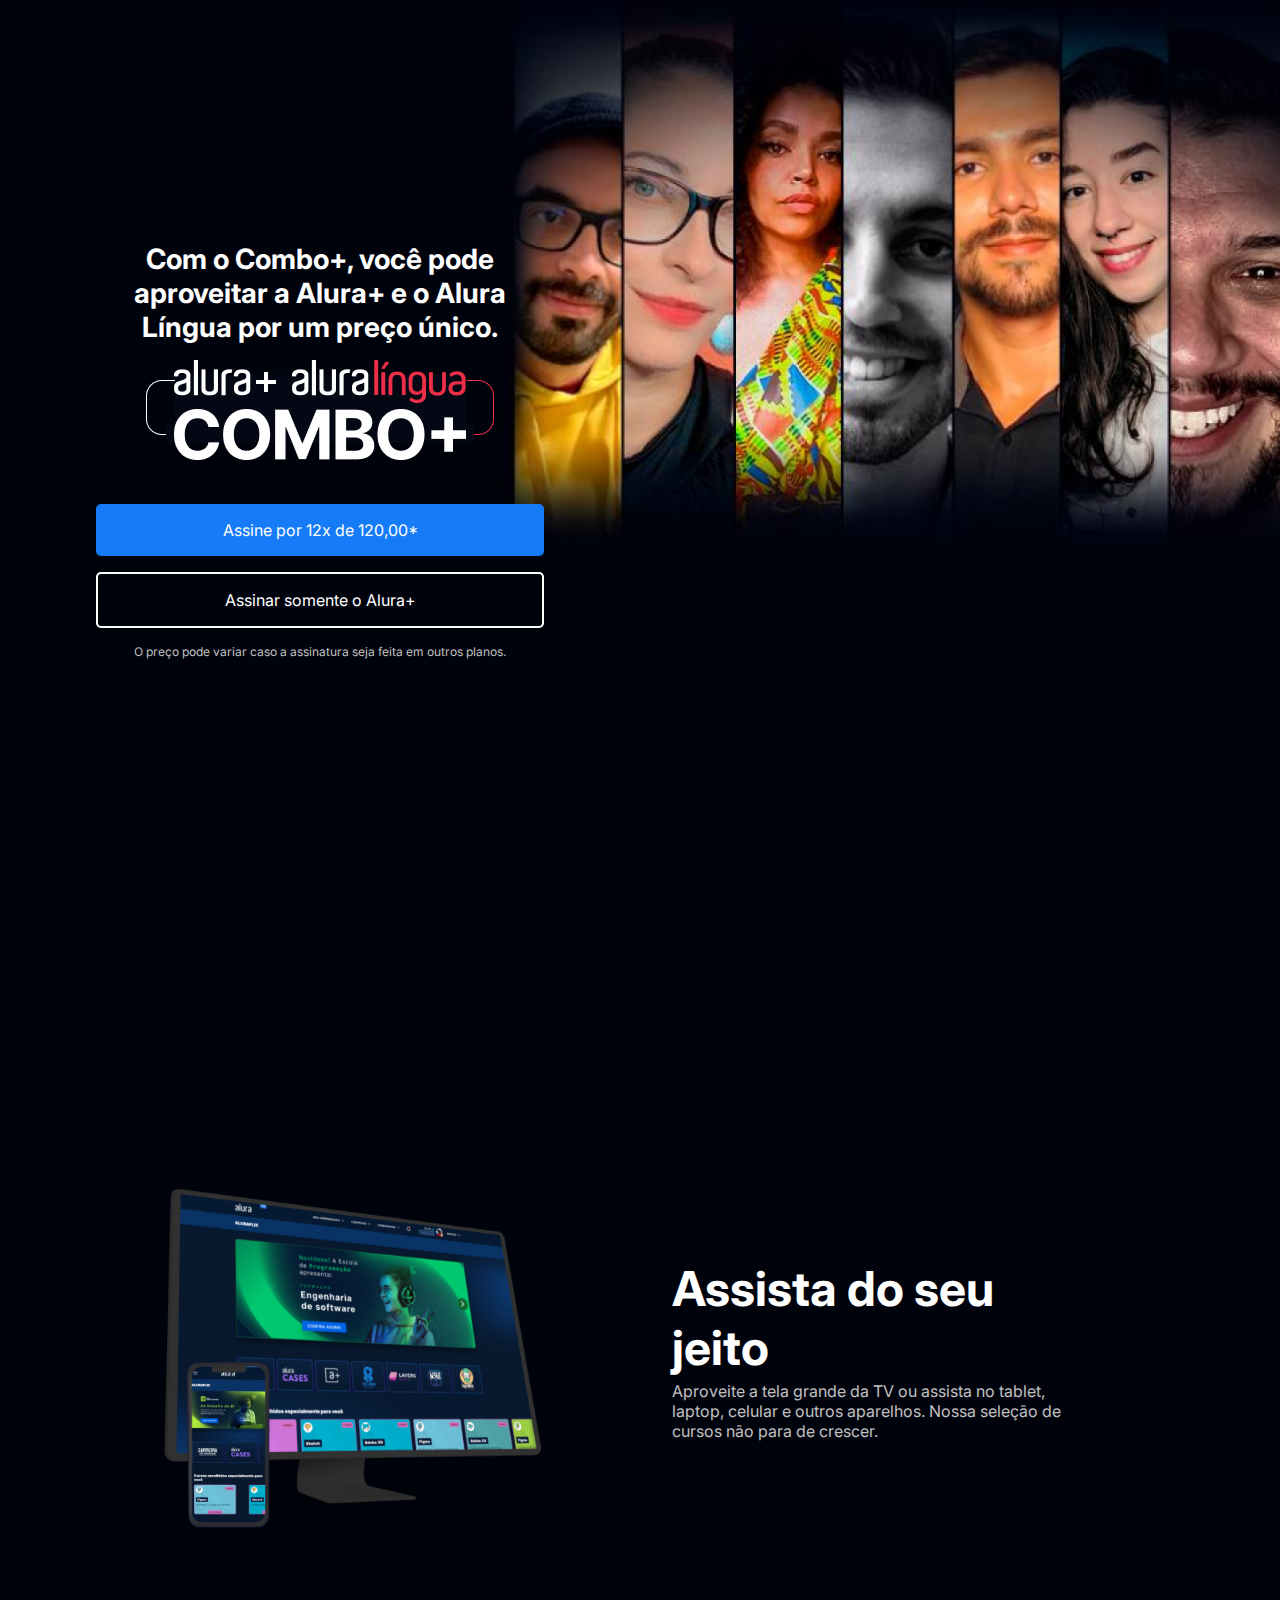
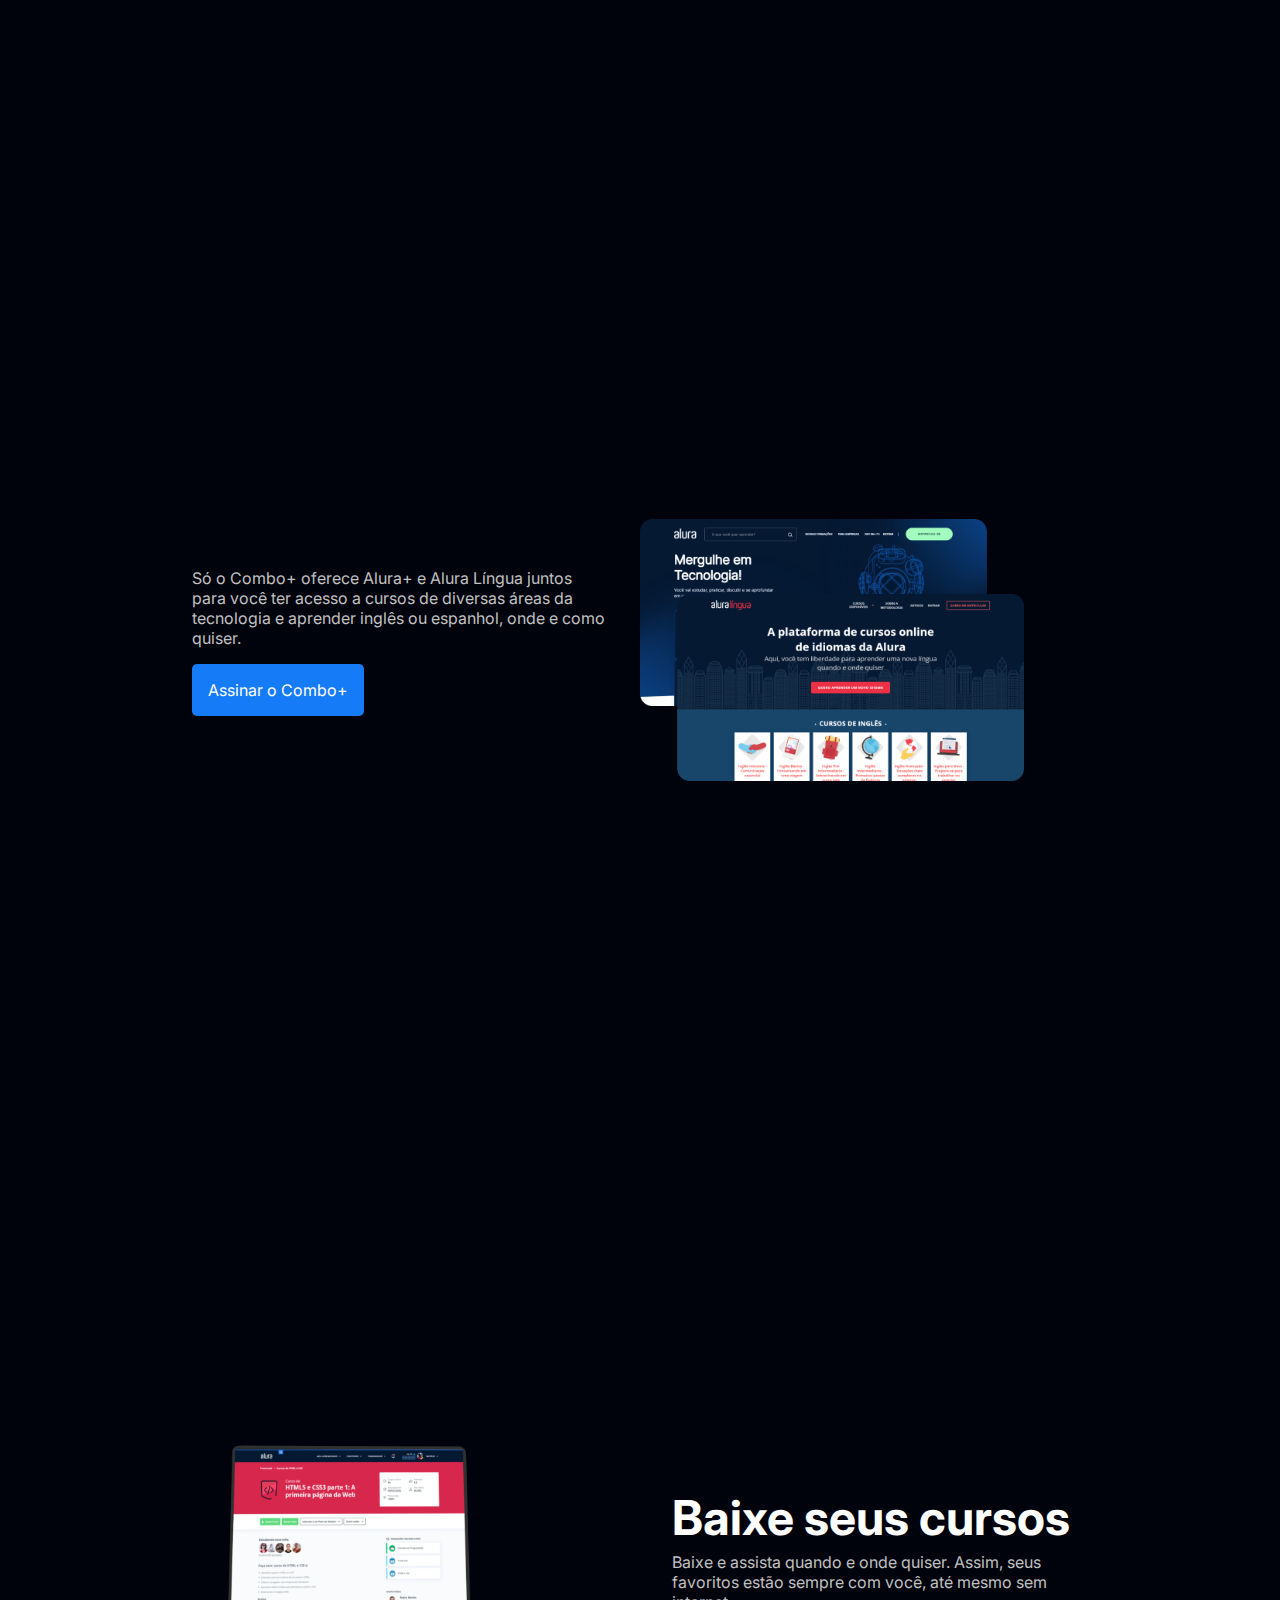
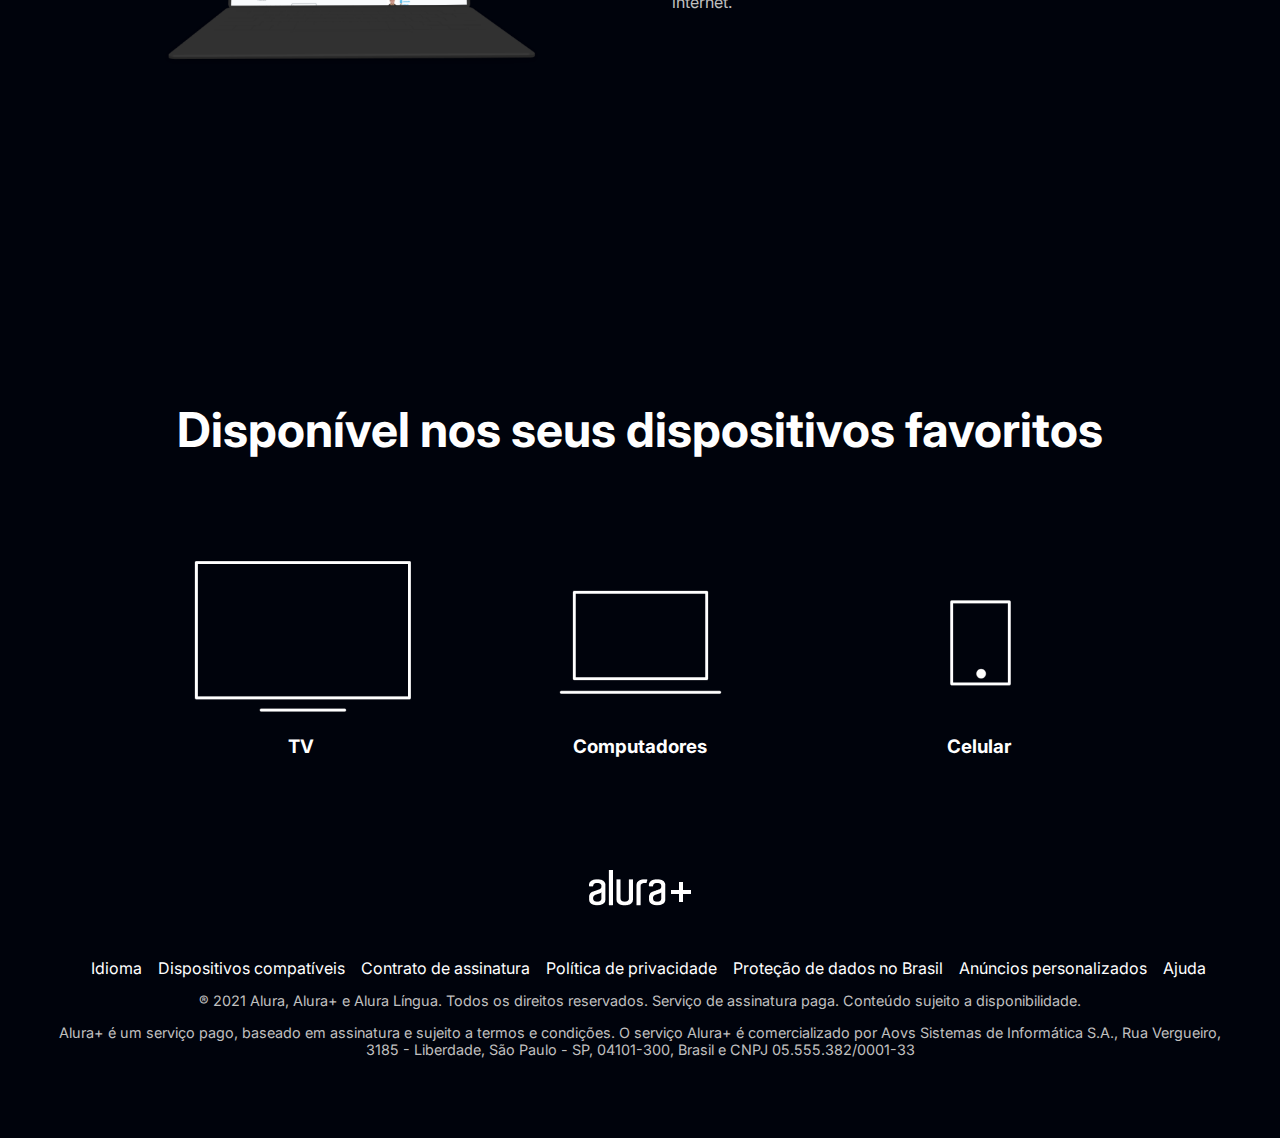
<file: index.html>
<!DOCTYPE html>
<html lang="pt-br">
<head>
    <meta charset="UTF-8">
    <meta name="viewport" content="width=device-width, initial-scale=1.0">
    <link rel="stylesheet" href="style.css">
    <link rel="preconnect" href="https://fonts.googleapis.com">
    <link rel="preconnect" href="https://fonts.gstatic.com" crossorigin>
    <link href="https://fonts.googleapis.com/css2?family=Inter:wght@400;700&family=Krona+One&family=Montserrat:wght@400;600&display=swap" rel="stylesheet">
    <title>Alura Plus</title>
</head>
<body>
    <section class="container principal">
        <div class="container__caixa">
            <h1 class="container__titulo">Com o Combo+, você pode aproveitar a Alura+ e o Alura Língua por um preço único.</h1>
            <img src="assets/Combo.png" alt="O combo+ é a junção do alura+ e o alura lingua" class="container__image">
            <a href="https://www.alura.com.br" class="container__botao" target="_blank" rel="noreferrer noopener">Assine por 12x de 120,00*</a>
            <a href="https://www.alura.com.br" target="_blank" rel="noreferrer noopener" class="container__botao botao_secundario">Assinar somente o Alura+</a>
            <p class="container__aviso">O preço pode variar caso a assinatura seja feita em outros planos.</p>
        </div>
    </section>
    
    <section class="container secundario">
        <img src="/assets/Plataformas.png" alt="Um monitor e um celular com alura plus aberto" class="secundario__imagem">
        <div class="container__descricao">
            <h2 class="descricao__titulo">Assista do seu jeito</h2>
            <p class="descricao__texto">Aproveite a tela grande da TV ou assista no tablet, laptop, celular e outros aparelhos. Nossa seleção de cursos não para de crescer.</p>
        </div>
    </section>
    
    <section class="container secundario">
        <div class="container__descricao">
            <p class="descricao__texto">Só o Combo+ oferece Alura+ e Alura Língua juntos para você ter acesso a cursos de diversas áreas da tecnologia e aprender inglês ou espanhol, onde e como quiser.</p>
            <a href="https://www.alura.com.br" class="container__botao secundario__botao">Assinar o Combo+</a>
        </div>
        <img src="/assets/Telas.png" alt="Tela da alura plus e do alura linguas" class="secundario__imagem">
    </section>

    <section class="container secundario">
        <img src="/assets/Notebook.png" alt="Um notebook aberto na pagina de dashboard da alura" class="secundario__imagem">
        <div class="container__descricao">
            <h2 class="descricao__titulo">Baixe seus cursos</h2>
            <p class="descricao__texto">Baixe e assista quando e onde quiser. Assim, seus favoritos estão sempre com você, até mesmo sem internet.</p>
        </div>
    </section>

    <section class="dispositivos">
        <h2 class="dispositivos__titulo">Disponível nos seus dispositivos favoritos</h2>
        <ul class="dispositivos__lista">    
            <li>
                <img src="assets/tv.png" alt="icone de televisão">
                <h3 class="lista__item">TV</h3>
            </li>
            <li>
                <img src="assets/computador.png" alt="icone de computador">
                <h3 class="lista__item">Computadores</h3>
            </li>
            <li>
                <img src="assets/celular.png" alt="icone de celular">
                <h3 class="lista__item">Celular</h3>
            </li>
        </ul>
    </section>

    <footer class="rodape">
        <img src="/assets/Logo.png" alt="Alura+" class="rodape__logo">
        <ul class="rodape__lista">
            <li class="lista__link">
                <a href="https://personal-portfolio-virid-seven.vercel.app/" target="_blank" rel="noreferrer noopener">Idioma</a>
            </li>
            <li class="lista__link">
                <a href="/dispositivos_compativeis.html" target="_blank" rel="noreferrer noopener">Dispositivos compatíveis</a>
            </li>
            <li class="lista__link">
                <a href="https://personal-portfolio-virid-seven.vercel.app/" target="_blank" rel="noreferrer noopener">Contrato de assinatura</a>
            </li>
            <li class="lista__link">
                <a href="https://personal-portfolio-virid-seven.vercel.app/" target="_blank" rel="noreferrer noopener">Política de privacidade</a>
            </li>
            <li class="lista__link">
                <a href="https://personal-portfolio-virid-seven.vercel.app/" target="_blank" rel="noreferrer noopener">Proteção de dados no Brasil</a>
            </li>
            <li class="lista__link">
                <a href="https://personal-portfolio-virid-seven.vercel.app/" target="_blank" rel="noreferrer noopener">Anúncios personalizados</a>
            </li>
            <li class="lista__link">
                <a href="https://personal-portfolio-virid-seven.vercel.app/" target="_blank" rel="noreferrer noopener">Ajuda</a>
            </li>
        </ul>
        <p class="rodape__texto">® 2021 Alura, Alura+ e Alura Língua. Todos os direitos reservados. Serviço de assinatura paga. Conteúdo sujeito a disponibilidade.</p>
        <p class="rodape__texto">Alura+ é um serviço pago, baseado em assinatura e sujeito a termos e condições. O serviço Alura+ é comercializado por Aovs Sistemas de Informática S.A., Rua Vergueiro, 3185 - Liberdade, São Paulo - SP, 04101-300, Brasil e CNPJ 05.555.382/0001-33</p>
    </footer>
</body>
</html>
</file>
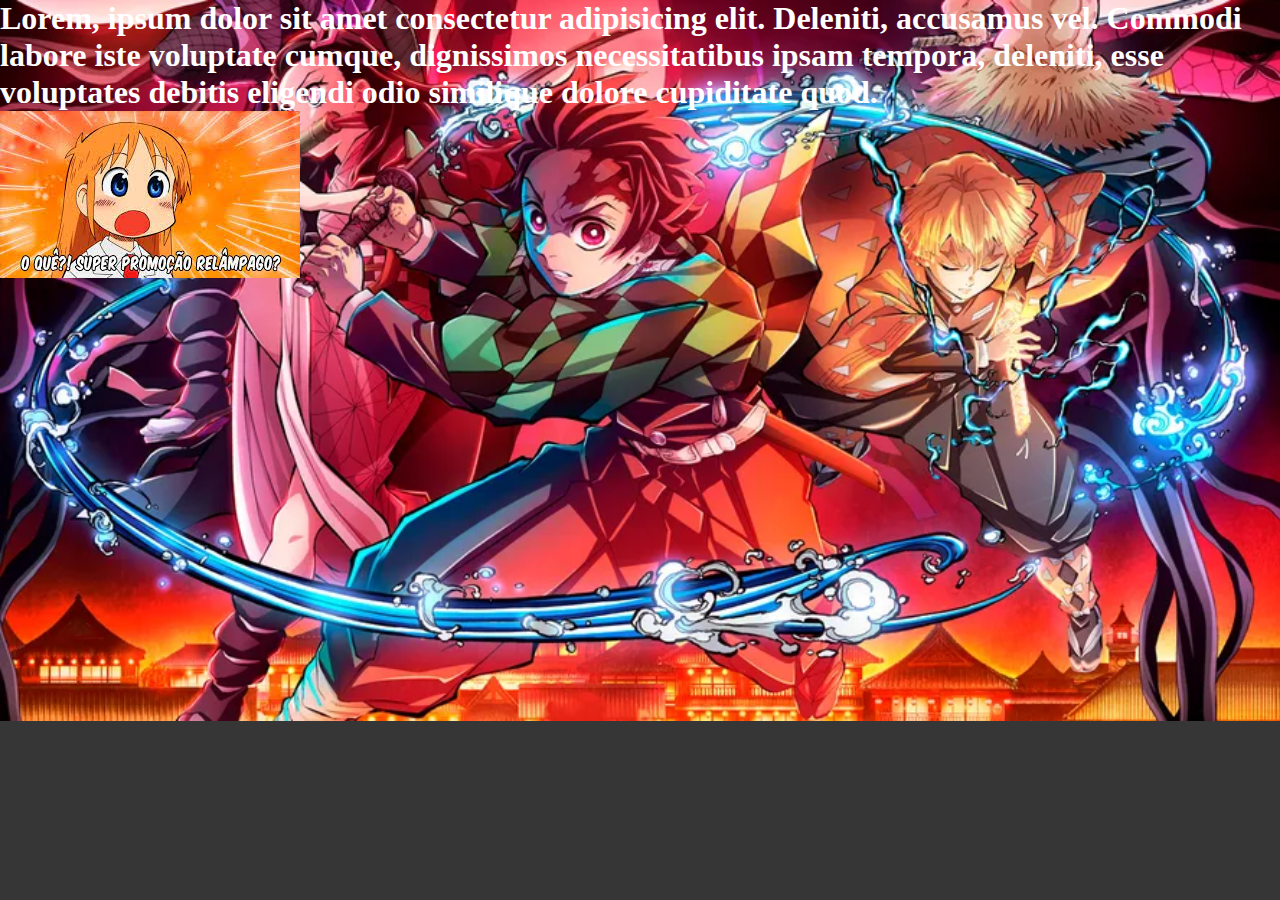
<file: atividade1.html>
<!DOCTYPE html>
<html lang="en">
<head>
    <meta charset="UTF-8">
    <meta name="viewport" content="width=device-width, initial-scale=1.0">
    <link rel="stylesheet" href="style_atividade.css">
    <title>Atividade1</title>
</head>
<body>
    <section class="container main-section">
        <h1>Lorem, ipsum dolor sit amet consectetur adipisicing elit. Deleniti, accusamus vel. Commodi labore iste voluptate cumque, dignissimos necessitatibus ipsam tempora, deleniti, esse voluptates debitis eligendi odio similique dolore cupiditate quod.
        </h1>
        <img src="/assets/promo.png" alt="Imagem promocional de fim de ano.">
    </section>

    
</body>
</html>
</file>
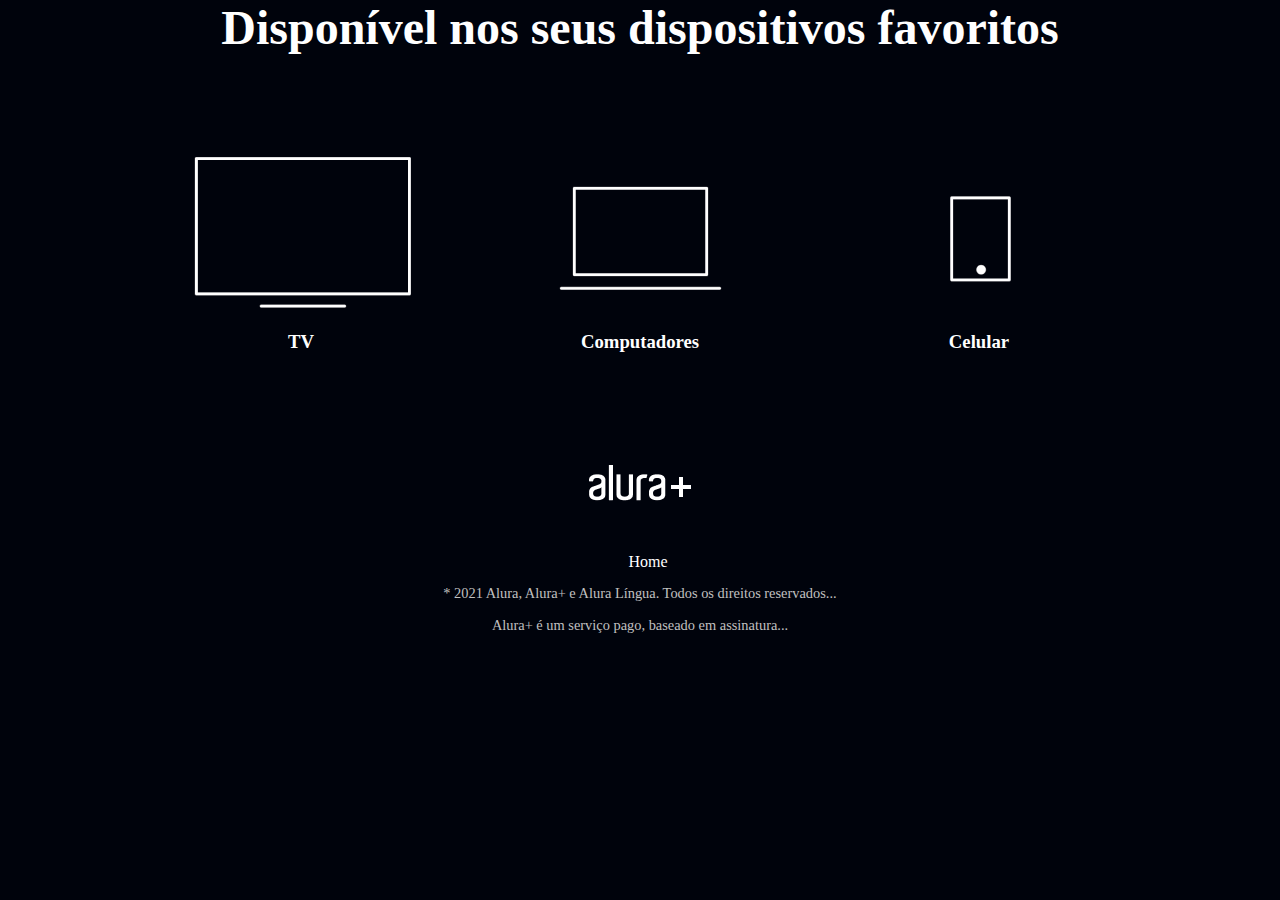
<file: dispositivos_compativeis.html>
<!DOCTYPE html>
<html lang="en">
<head>
    <meta charset="UTF-8">
    <meta name="viewport" content="width=device-width, initial-scale=1.0">
    <link rel="stylesheet" href="style.css">
    <title>Document</title>

</head>
<body>
    <section class="dispositivos">
        <h2 class="dispositivos__titulo">Disponível nos seus dispositivos favoritos</h2>
        <ul class="dispositivos__lista">
            <li>
                <img src="/assets/tv.png" alt="ícone de televisão">
                <h3>TV</h3>
            </li>
            <li>
                <img src="/assets/computador.png" alt="ícone de computador">
                <h3>Computadores</h3>
            </li>
            <li>
                <img src="/assets/celular.png" alt="ícone de celular">
                <h3>Celular</h3>
            </li>
        </ul>
    </section>
    <footer class="rodape">
        <img src="/assets/Logo.png" alt="Alura+" class="rodape__logo">
        <ul class="rodape__lista">
            <li class="lista__link">
                <a href="index.html">Home</a>
            </li>
          </ul>
        <p class="rodape__texto">* 2021 Alura, Alura+ e Alura Língua. Todos os direitos reservados...</p>
        <p class="rodape__texto">Alura+ é um serviço pago, baseado em assinatura...</p>
    </footer>
  
    </footer>
</body>
</html>
</file>
<file: style.css>
:root {
    --branco-principal: #ffffff;
    --cinza-secundario: #c0c0c0;
    --botao-azul: #167bf7;
    --cor-de-fundo: #00030C;
    --fonto-principal: 'inter';
    --botao-bisque-efeito: #ffe4c4;
}

* {
    margin: 0;
    padding: 0;
}

body {
    background-color: var(--cor-de-fundo);
    color: var(--branco-principal);
    font-family: var(--fonto-principal);
    font-size: 1rem;
    font-weight: 400;
}

.principal {
    /* quando colocar uma imagem, se for uma imagem decorativa, apenas para realçar a beleza do site, use a tag <background-image> no arquivo css. Se for uma imagem que faz sentido no site, que caso não abra, fara falta para a experiência do usuário, use a tag <img> no arquivo .htlm*/
    background-image: url("assets/Background.png");
    background-repeat: no-repeat;
    background-size: contain;
}

.container {
    height: 100vh;
    display: grid;
    grid-template-columns: 50% 50%;
    align-items: center;
    text-align: center;
}

.container__botao {
    background-color: var(--botao-azul);
    border-radius: 5px;
    padding: 1em;
    color: var(--branco-principal);
    display: block;
    text-decoration: none;
    margin-bottom: 1em;
}

.botao_secundario {
    background-color: transparent;
    border: 2px solid var(--branco-principal);
}

.container__aviso {
    font-size: 12px;
    color: var(--cinza-secundario);

}

.container__titulo {
    font-size: 28px;
    font-weight: 700px;
}

.container__image {
    margin: 1em 0 2em 0;
    
}

.container__caixa {
    margin: 0 6em;
}

.secundario__imagem {
    width: 80%;
}

.secundario {
    align-items: center;
    text-align: start;
    margin: 0 10em;
}

.descricao__titulo {
    font-weight: 700;
    font-size: 48px;
    color: var(--branco-principal);
    margin-bottom: 0.1em;
}

.descricao__texto {
    color: var(--cinza-secundario);
}

.secundario__botao {
    display: inline-block;
    margin-top: 1em;
}

.container__descricao {
    padding: 2em;
}

.dispositivos__lista {
    display: flex;
    justify-content: center;
    list-style-type: none;
    margin: 5em 0;
}

.dispositivos {
    text-align: center;
}

.dispositivos__titulo {
    font-size: 48px;
    color: var(--branco-principal);
}

.lista_item {
    font-size: 32px;
    color: var(--branco-principal);
}

.rodape {
    text-align: center;
    margin: 5em 3em;
}

.rodape__lista {
    display: flex;
    justify-content: center;
    margin-top: 1em;
    list-style-type: none;
}

.rodape__logo {
    padding: 2em;
}

.lista__link a{
    text-decoration: none;
    margin-left: 1em;
    color: var(--branco-principal);
}

.rodape__texto {
    margin: 1em 0;
    font-size: 0.9em;
    color: var(--cinza-secundario);
}

.lista__link a:hover {
    color: var(--botao-azul);
}

.lista__link a:active {
    color: var(--botao-bisque-efeito);
}

.container__botao:hover {
    background-color: steelblue;
    color: var(--cor-de-fundo);
}
</file>
<file: style_atividade.css>
:root{
    --cor-branca: #ffffff;
    --cor-cinza: #363636;
    --cor-azul: #191970;
}

body {
    background-color: var(--cor-cinza);
    color: var(--cor-branca);
}

* {
    margin: 0;
    padding: 0;
}

.main-section {
    background-image: url(/assets/background2.png);
    background-repeat: no-repeat;
    background-size: contain;
}

.container {
    height: 100vh;
}
</file>
